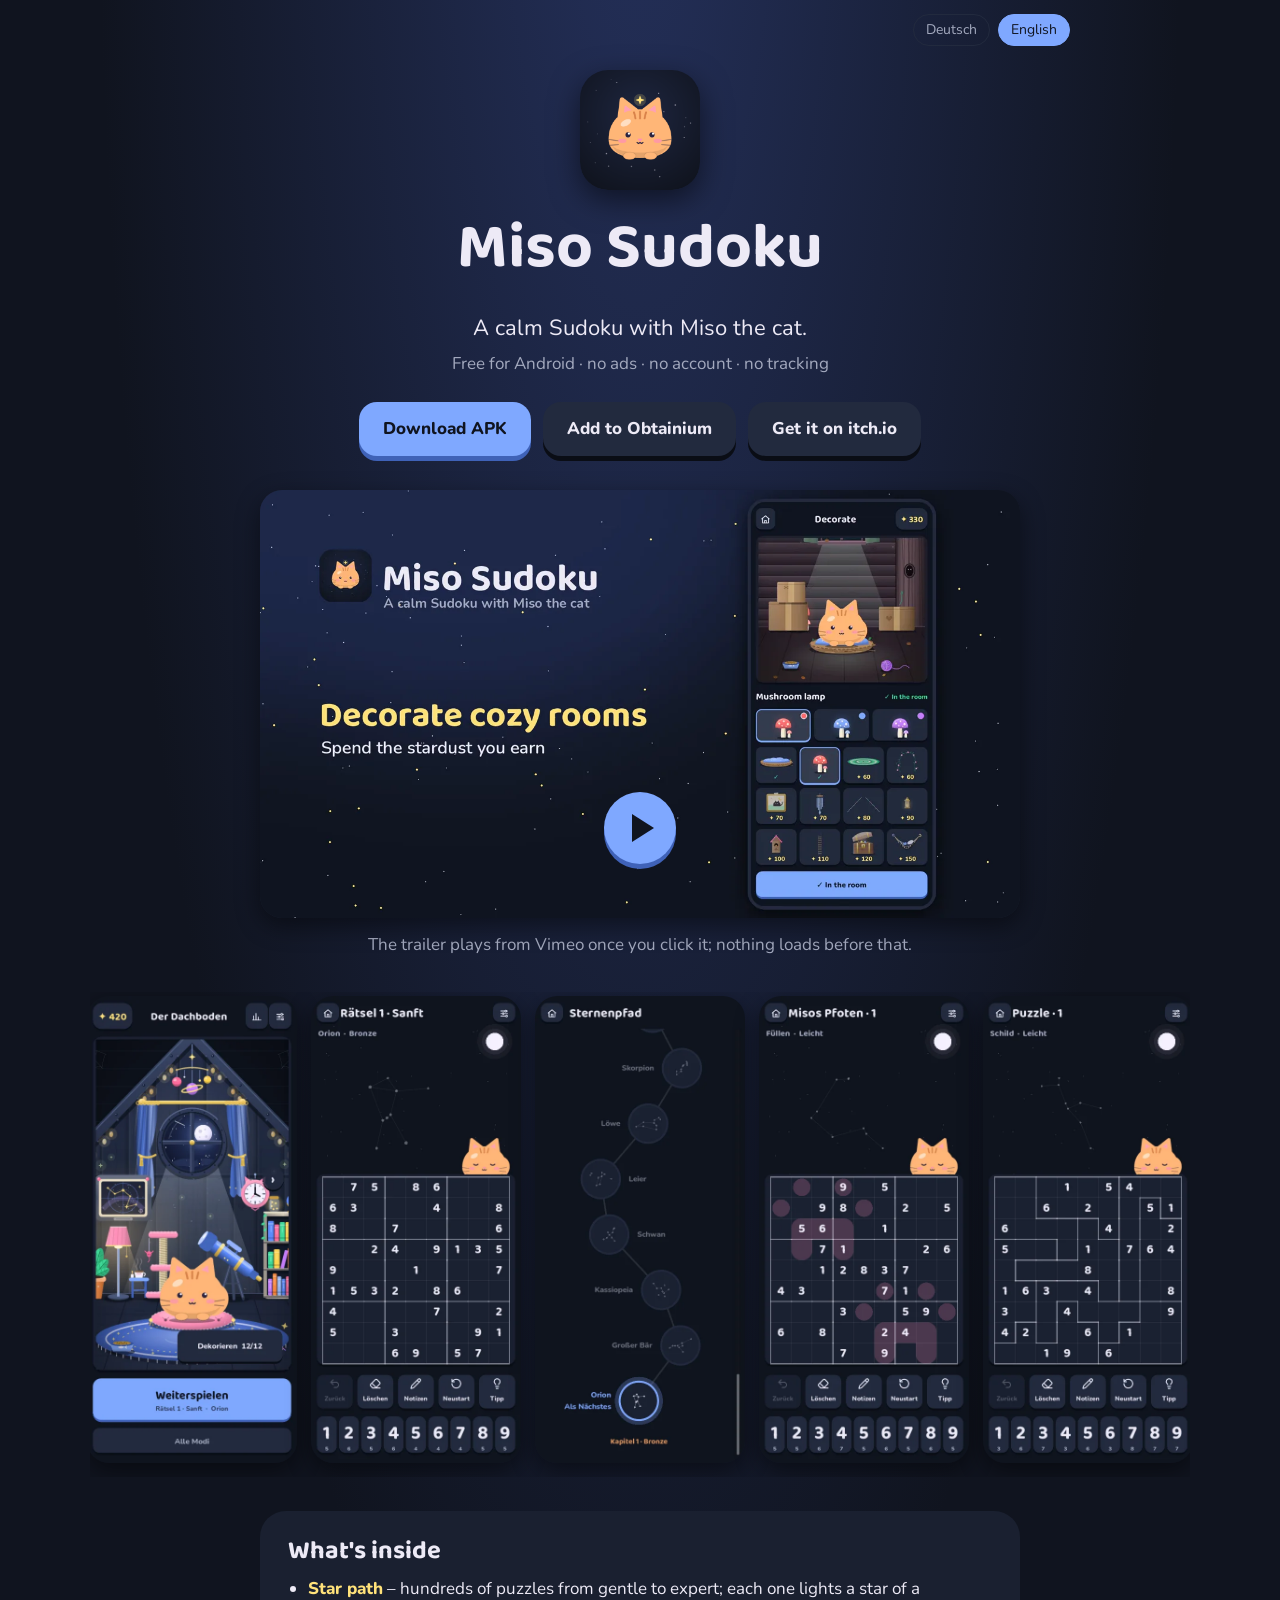
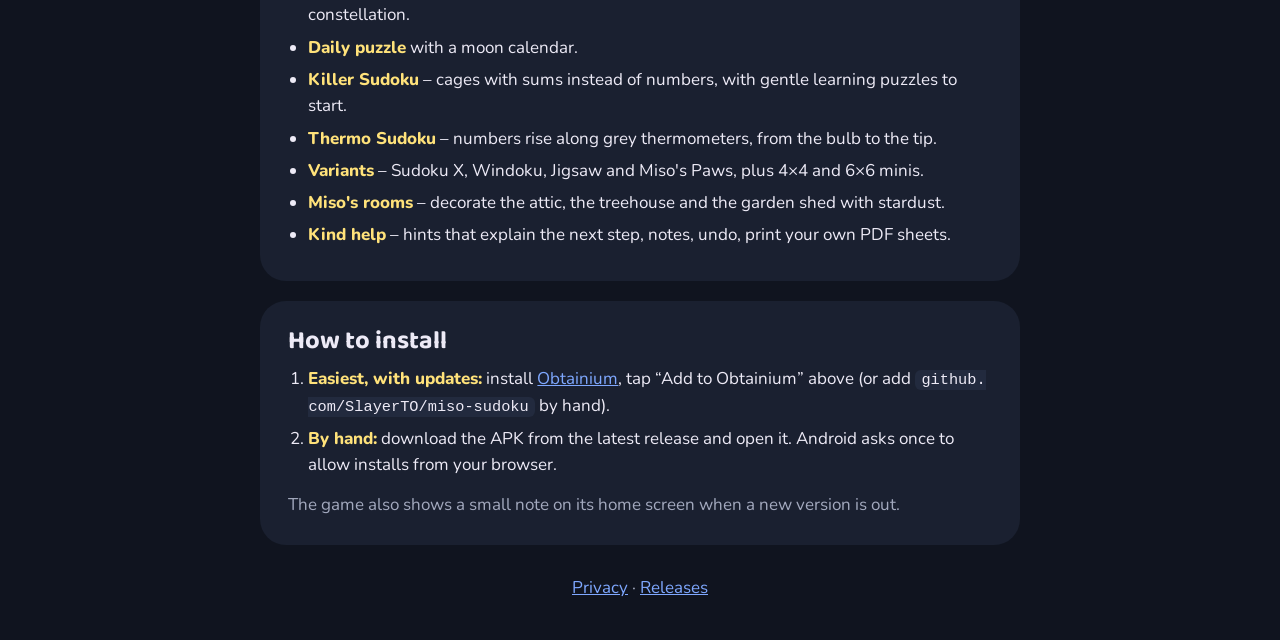
<file: index.html>
<!doctype html>
<html lang="en" data-lang="en">
<head>
<meta charset="utf-8">
<meta name="viewport" content="width=device-width, initial-scale=1">
<title>Miso Sudoku</title>
<meta name="description" content="A calm Sudoku game with Miso the cat. No ads, no accounts, no tracking. Free for Android.">
<link rel="icon" href="img/icon.png">
<link rel="stylesheet" href="style.css">
</head>
<body>
<nav class="lang"><button data-set="de">Deutsch</button><button data-set="en">English</button></nav>

<header class="hero">
  <img class="icon" src="img/icon.png" width="120" height="120" alt="">
  <h1>Miso Sudoku</h1>
  <p class="tag"><span lang="en">A calm Sudoku with Miso the cat.</span><span lang="de">Ein ruhiges Sudoku mit Miso der Katze.</span></p>
  <p class="sub"><span lang="en">Free for Android · no ads · no account · no tracking</span><span lang="de">Kostenlos für Android · keine Werbung · kein Konto · kein Tracking</span></p>
  <div class="buttons">
    <a class="btn main" href="https://github.com/SlayerTO/miso-sudoku/releases/latest"><span lang="en">Download APK</span><span lang="de">APK herunterladen</span></a>
    <a class="btn" href="obtainium://add/https://github.com/SlayerTO/miso-sudoku"><span lang="en">Add to Obtainium</span><span lang="de">Zu Obtainium hinzufügen</span></a>
    <a class="btn" href="https://sgtchaos.itch.io/miso-sudoku"><span lang="en">Get it on itch.io</span><span lang="de">Auf itch.io holen</span></a>
  </div>
</header>

<section class="trailer">
  <button class="play" data-vimeo="1238557371" aria-label="Play trailer">
    <img src="img/trailer.webp" width="1280" height="720" alt="Miso Sudoku trailer">
    <span class="tri" aria-hidden="true"></span>
  </button>
  <p class="note"><span lang="en">The trailer plays from Vimeo once you click it; nothing loads before that.</span><span lang="de">Der Trailer kommt erst beim Klick von Vimeo; vorher wird nichts geladen.</span></p>
</section>

<section class="shots" aria-label="Screenshots">
  <img src="img/home.webp" width="450" height="1000" alt="Home screen: Miso in the attic">
  <img src="img/play.webp" width="450" height="1000" alt="A puzzle under the stars">
  <img src="img/sky.webp" width="450" height="1000" alt="The star path">
  <img src="img/paw.webp" width="450" height="1000" alt="Miso's Paws variant">
  <img src="img/jigsaw.webp" width="450" height="1000" alt="Jigsaw variant">
</section>

<section class="card">
  <h2><span lang="en">What's inside</span><span lang="de">Was drin ist</span></h2>
  <ul lang="en">
    <li><b>Star path</b> – hundreds of puzzles from gentle to expert; each one lights a star of a constellation.</li>
    <li><b>Daily puzzle</b> with a moon calendar.</li>
    <li><b>Killer Sudoku</b> – cages with sums instead of numbers, with gentle learning puzzles to start.</li>
    <li><b>Thermo Sudoku</b> – numbers rise along grey thermometers, from the bulb to the tip.</li>
    <li><b>Variants</b> – Sudoku X, Windoku, Jigsaw and Miso's Paws, plus 4×4 and 6×6 minis.</li>
    <li><b>Miso's rooms</b> – decorate the attic, the treehouse and the garden shed with stardust.</li>
    <li><b>Kind help</b> – hints that explain the next step, notes, undo, print your own PDF sheets.</li>
  </ul>
  <ul lang="de">
    <li><b>Sternenpfad</b> – Hunderte Rätsel von sanft bis Experte; jedes lässt einen Stern eines Sternbilds leuchten.</li>
    <li><b>Tagesrätsel</b> mit Mondkalender.</li>
    <li><b>Killer-Sudoku</b> – Käfige mit Summen statt Zahlen, mit sanften Lernrätseln zum Einstieg.</li>
    <li><b>Thermo-Sudoku</b> – Zahlen steigen entlang grauer Thermometer, vom Kolben bis zur Spitze.</li>
    <li><b>Varianten</b> – Sudoku X, Windoku, Puzzle und Misos Pfoten, dazu Minis in 4×4 und 6×6.</li>
    <li><b>Misos Zimmer</b> – richte Dachboden, Baumhaus und Gartenschuppen mit Sternenstaub ein.</li>
    <li><b>Freundliche Hilfe</b> – Tipps, die den nächsten Schritt erklären, Notizen, Rückgängig, eigene PDF-Blätter.</li>
  </ul>
</section>

<section class="card">
  <h2><span lang="en">How to install</span><span lang="de">So installierst du es</span></h2>
  <ol lang="en">
    <li><b>Easiest, with updates:</b> install <a href="https://obtainium.imranr.dev/">Obtainium</a>, tap “Add to Obtainium” above (or add <code>github.com/SlayerTO/miso-sudoku</code> by hand).</li>
    <li><b>By hand:</b> download the APK from the latest release and open it. Android asks once to allow installs from your browser.</li>
  </ol>
  <ol lang="de">
    <li><b>Am einfachsten, mit Updates:</b> <a href="https://obtainium.imranr.dev/">Obtainium</a> installieren, oben auf „Zu Obtainium hinzufügen“ tippen (oder <code>github.com/SlayerTO/miso-sudoku</code> selbst eintragen).</li>
    <li><b>Von Hand:</b> APK aus dem neuesten Release laden und öffnen. Android fragt einmal, ob dein Browser Apps installieren darf.</li>
  </ol>
  <p class="note"><span lang="en">The game also shows a small note on its home screen when a new version is out.</span><span lang="de">Das Spiel zeigt außerdem einen kleinen Hinweis, wenn es eine neue Version gibt.</span></p>
</section>

<footer>
  <a href="privacy.html"><span lang="en">Privacy</span><span lang="de">Datenschutz</span></a> ·
  <a href="https://github.com/SlayerTO/miso-sudoku/releases">Releases</a>
</footer>

<script src="lang.js"></script>
<script>
// Click-to-load: the Vimeo player (do-not-track mode) only loads after the visitor asks for it.
document.querySelectorAll('[data-vimeo]').forEach(function (b) {
  b.addEventListener('click', function () {
    var f = document.createElement('iframe');
    f.src = 'https://player.vimeo.com/video/' + b.dataset.vimeo + '?autoplay=1&dnt=1';
    f.allow = 'autoplay; fullscreen; picture-in-picture';
    f.allowFullscreen = true;
    f.title = 'Miso Sudoku trailer';
    b.replaceWith(f);
  });
});
</script>
</body>
</html>
</file>
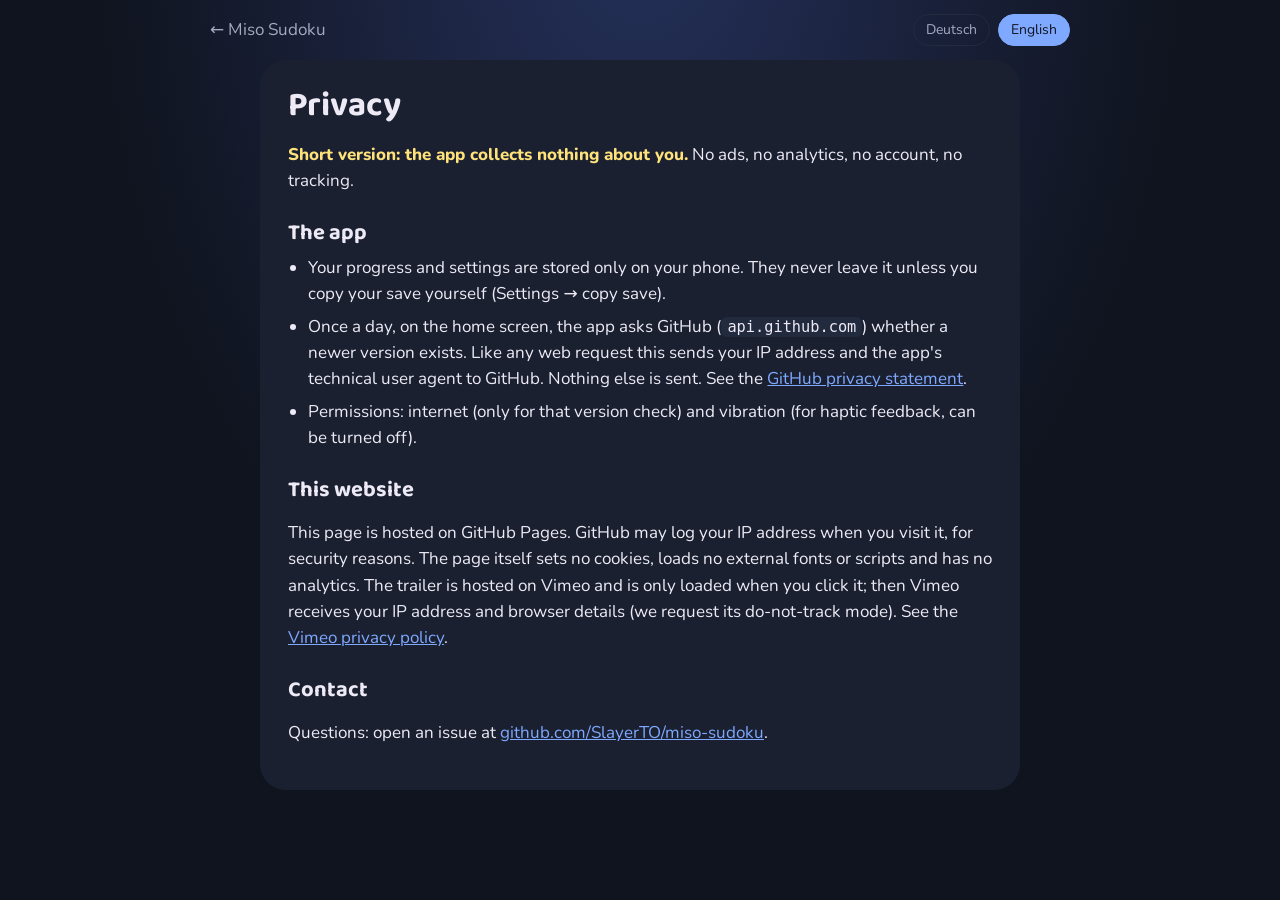
<file: privacy.html>
<!doctype html>
<html lang="en" data-lang="en">
<head>
<meta charset="utf-8">
<meta name="viewport" content="width=device-width, initial-scale=1">
<title>Miso Sudoku – Privacy</title>
<link rel="icon" href="img/icon.png">
<link rel="stylesheet" href="style.css">
</head>
<body>
<nav class="lang"><a class="back" href="./">← Miso Sudoku</a><button data-set="de">Deutsch</button><button data-set="en">English</button></nav>
<main class="card text">
<div lang="en">
<h1>Privacy</h1>
<p><b>Short version: the app collects nothing about you.</b> No ads, no analytics, no account, no tracking.</p>
<h2>The app</h2>
<ul>
<li>Your progress and settings are stored only on your phone. They never leave it unless you copy your save yourself (Settings → copy save).</li>
<li>Once a day, on the home screen, the app asks GitHub (<code>api.github.com</code>) whether a newer version exists. Like any web request this sends your IP address and the app's technical user agent to GitHub. Nothing else is sent. See the <a href="https://docs.github.com/en/site-policy/privacy-policies/github-general-privacy-statement">GitHub privacy statement</a>.</li>
<li>Permissions: internet (only for that version check) and vibration (for haptic feedback, can be turned off).</li>
</ul>
<h2>This website</h2>
<p>This page is hosted on GitHub Pages. GitHub may log your IP address when you visit it, for security reasons. The page itself sets no cookies, loads no external fonts or scripts and has no analytics. The trailer is hosted on Vimeo and is only loaded when you click it; then Vimeo receives your IP address and browser details (we request its do-not-track mode). See the <a href="https://vimeo.com/privacy">Vimeo privacy policy</a>.</p>
<h2>Contact</h2>
<p>Questions: open an issue at <a href="https://github.com/SlayerTO/miso-sudoku/issues">github.com/SlayerTO/miso-sudoku</a>.</p>
</div>
<div lang="de">
<h1>Datenschutz</h1>
<p><b>Kurz: Die App erhebt keine Daten über dich.</b> Keine Werbung, keine Analyse, kein Konto, kein Tracking.</p>
<h2>Die App</h2>
<ul>
<li>Dein Fortschritt und deine Einstellungen liegen nur auf deinem Handy. Sie verlassen es nie, außer du kopierst deinen Spielstand selbst (Einstellungen → Spielstand kopieren).</li>
<li>Einmal am Tag fragt die App auf dem Startbildschirm bei GitHub (<code>api.github.com</code>) nach, ob es eine neue Version gibt. Wie bei jedem Webaufruf werden dabei deine IP-Adresse und die technische Kennung der App an GitHub übertragen. Sonst nichts. Siehe die <a href="https://docs.github.com/de/site-policy/privacy-policies/github-general-privacy-statement">Datenschutzerklärung von GitHub</a>.</li>
<li>Berechtigungen: Internet (nur für diese Versionsprüfung) und Vibration (für haptisches Feedback, abschaltbar).</li>
</ul>
<h2>Diese Webseite</h2>
<p>Diese Seite liegt auf GitHub Pages. GitHub kann beim Aufruf deine IP-Adresse aus Sicherheitsgründen protokollieren. Die Seite selbst setzt keine Cookies, lädt keine externen Schriften oder Skripte und nutzt keine Analyse. Der Trailer liegt bei Vimeo und wird erst geladen, wenn du ihn anklickst; dann erhält Vimeo deine IP-Adresse und Browserdaten (wir fordern den Do-not-track-Modus an). Siehe die <a href="https://vimeo.com/privacy">Datenschutzerklärung von Vimeo</a>.</p>
<h2>Kontakt</h2>
<p>Fragen: bitte ein Issue auf <a href="https://github.com/SlayerTO/miso-sudoku/issues">github.com/SlayerTO/miso-sudoku</a> eröffnen.</p>
</div>
</main>
<script src="lang.js"></script>
</body>
</html>
</file>
<file: style.css>
@font-face { font-family: "Baloo 2"; src: url(fonts/Baloo2.ttf); font-weight: 400 800; font-display: swap; }
@font-face { font-family: "Nunito"; src: url(fonts/Nunito.ttf); font-weight: 200 1000; font-display: swap; }
:root { --bg: #10141F; --surface: #1A2030; --raised: #222A3E; --ink: #EDEAF6; --muted: #A3A9BE; --accent: #7FA8FF; --deep: #3F62B8; --gold: #FFE27A; }
* { box-sizing: border-box; }
html, body { margin: 0; }
body {
  background: var(--bg) radial-gradient(ellipse at 50% -10%, #24305a 0%, transparent 60%) no-repeat;
  color: var(--ink); font: 17px/1.55 "Nunito", system-ui, sans-serif; padding: 0 16px 40px;
}
html[data-lang="en"] [lang="de"], html[data-lang="de"] [lang="en"] { display: none; }
h1, h2 { font-family: "Baloo 2", "Nunito", sans-serif; font-weight: 700; line-height: 1.15; margin: 0 0 .4em; }
a { color: var(--accent); }
code { background: var(--raised); padding: 1px 6px; border-radius: 6px; font-size: .9em; word-break: break-all; }
.lang { display: flex; justify-content: flex-end; align-items: center; gap: 8px; max-width: 860px; margin: 0 auto; padding: 14px 0; }
.lang .back { margin-right: auto; text-decoration: none; color: var(--muted); }
.lang button { font: inherit; font-size: 14px; color: var(--muted); background: none; border: 1px solid var(--raised); border-radius: 999px; padding: 4px 12px; cursor: pointer; }
.lang button.on { color: var(--bg); background: var(--accent); border-color: var(--accent); }
.hero { text-align: center; max-width: 640px; margin: 10px auto 34px; }
.icon { border-radius: 28px; box-shadow: 0 10px 30px #0008; }
.hero h1 { font-size: clamp(40px, 9vw, 64px); margin-top: 14px; }
.tag { font-size: 22px; margin: 0; }
.sub { color: var(--muted); margin: 6px 0 24px; }
.buttons { display: flex; gap: 12px; justify-content: center; flex-wrap: wrap; }
.btn { display: inline-block; text-decoration: none; font-weight: 800; color: var(--ink); background: var(--raised); border-radius: 18px; padding: 14px 24px; box-shadow: 0 5px 0 #0A0D15; }
.btn.main { color: var(--bg); background: var(--accent); box-shadow: 0 5px 0 var(--deep); }
.btn:active { transform: translateY(3px); box-shadow: 0 2px 0 #0A0D15; }
.shots { scrollbar-color: var(--raised) transparent; display: flex; gap: 14px; overflow-x: auto; scroll-snap-type: x mandatory; max-width: 1100px; margin: 0 auto 34px; padding: 4px 4px 14px; }
.shots img { flex: 0 0 auto; width: 210px; height: auto; border-radius: 22px; scroll-snap-align: center; box-shadow: 0 8px 24px #0007; }
@media (min-width: 1150px) { .shots { justify-content: center; } }
.trailer { max-width: 760px; margin: 0 auto 34px; text-align: center; }
.trailer .play, .trailer iframe { display: block; width: 100%; aspect-ratio: 16 / 9; border: 0; border-radius: 22px; overflow: hidden; box-shadow: 0 8px 24px #0007; }
.trailer .play { position: relative; padding: 0; background: var(--surface); cursor: pointer; }
.trailer .play img { display: block; width: 100%; height: 100%; object-fit: cover; }
.trailer .tri { position: absolute; left: 50%; top: 79%; width: 72px; height: 72px; margin: -36px 0 0 -36px; border-radius: 50%; background: var(--accent); box-shadow: 0 5px 0 var(--deep); }
.trailer .tri::after { content: ""; position: absolute; left: 28px; top: 22px; border-style: solid; border-width: 14px 0 14px 22px; border-color: transparent transparent transparent var(--bg); }
.trailer .play:hover .tri { transform: scale(1.06); }
.card { max-width: 760px; margin: 0 auto 20px; background: var(--surface); border-radius: 26px; padding: 26px 28px; }
.card ul, .card ol { padding-left: 1.2em; margin: 0; }
.card li { margin: .35em 0; }
.card b { color: var(--gold); font-weight: 800; }
.text h2 { font-size: 22px; margin-top: 1.2em; }
.note { color: var(--muted); margin: 14px 0 0; }
footer { text-align: center; color: var(--muted); margin-top: 30px; }
@media (max-width: 520px) { .card { padding: 20px 18px; } .shots img { width: 170px; } }
</file>
